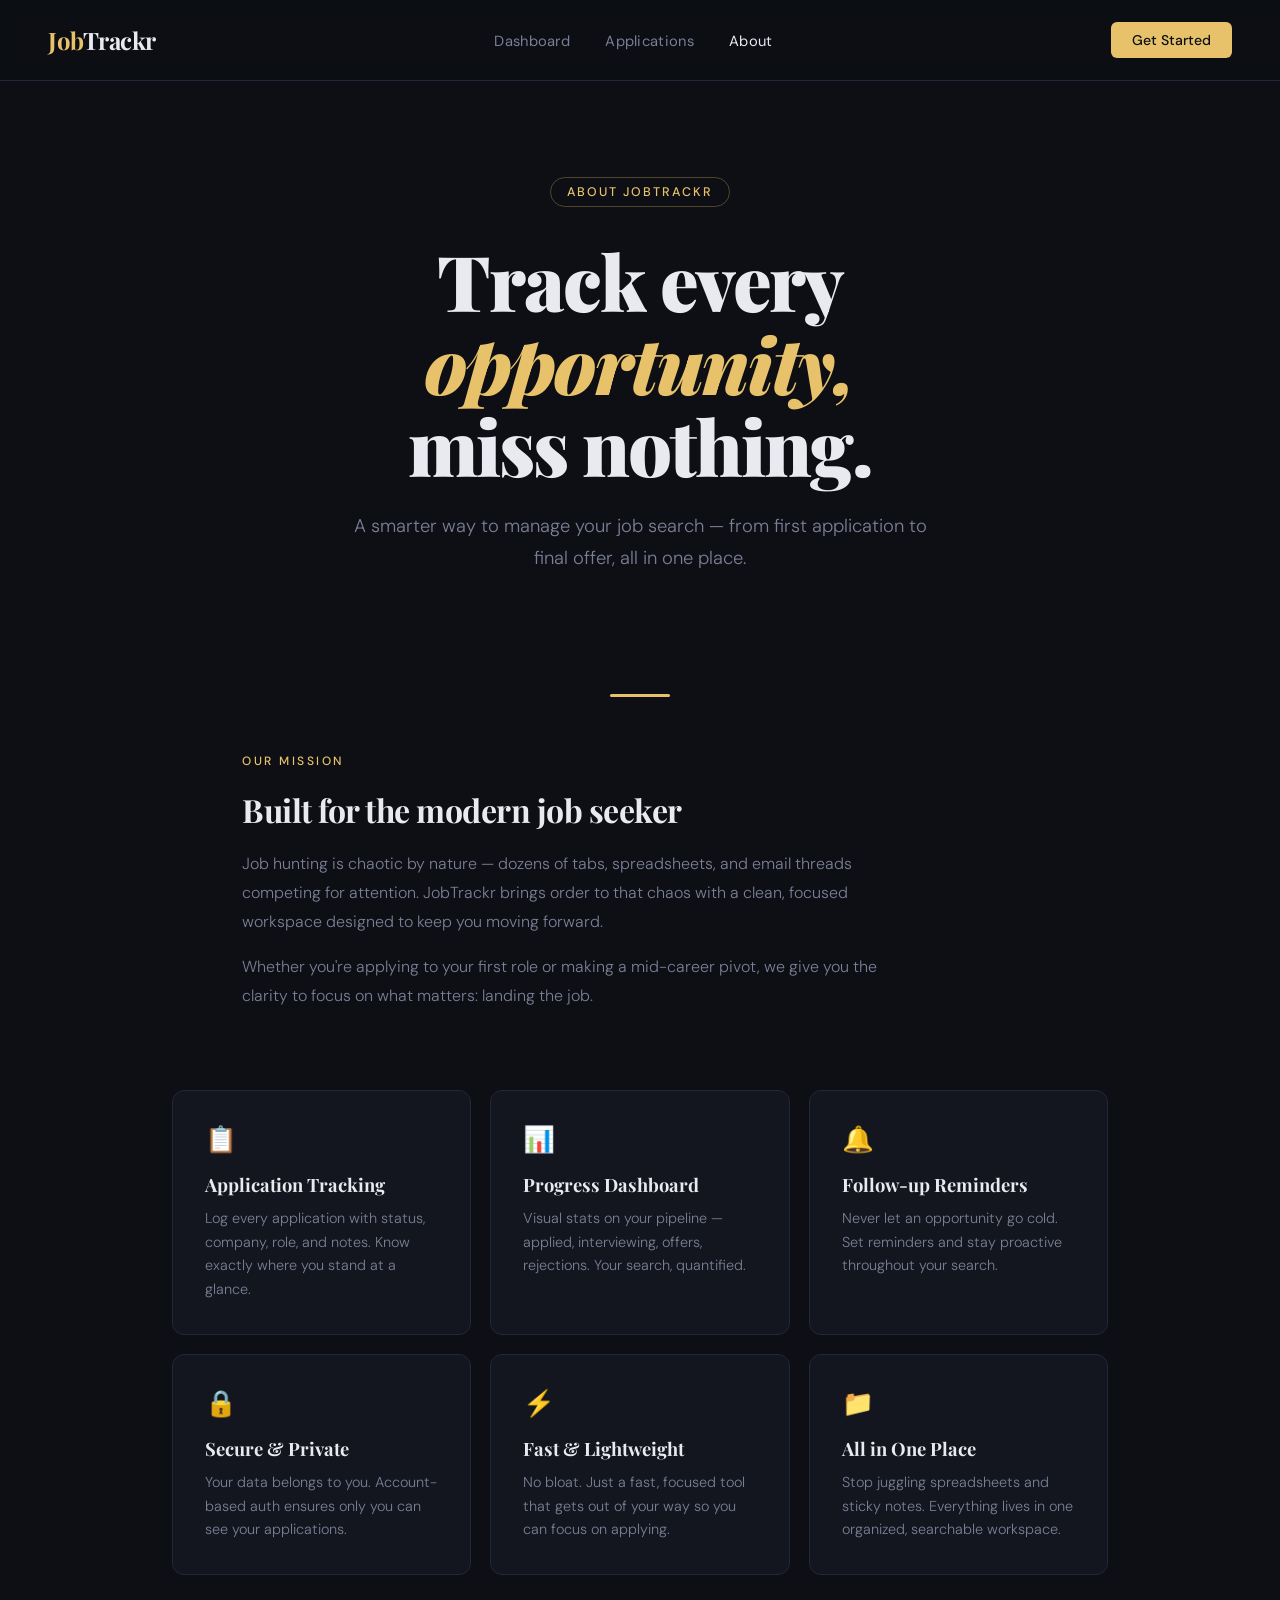
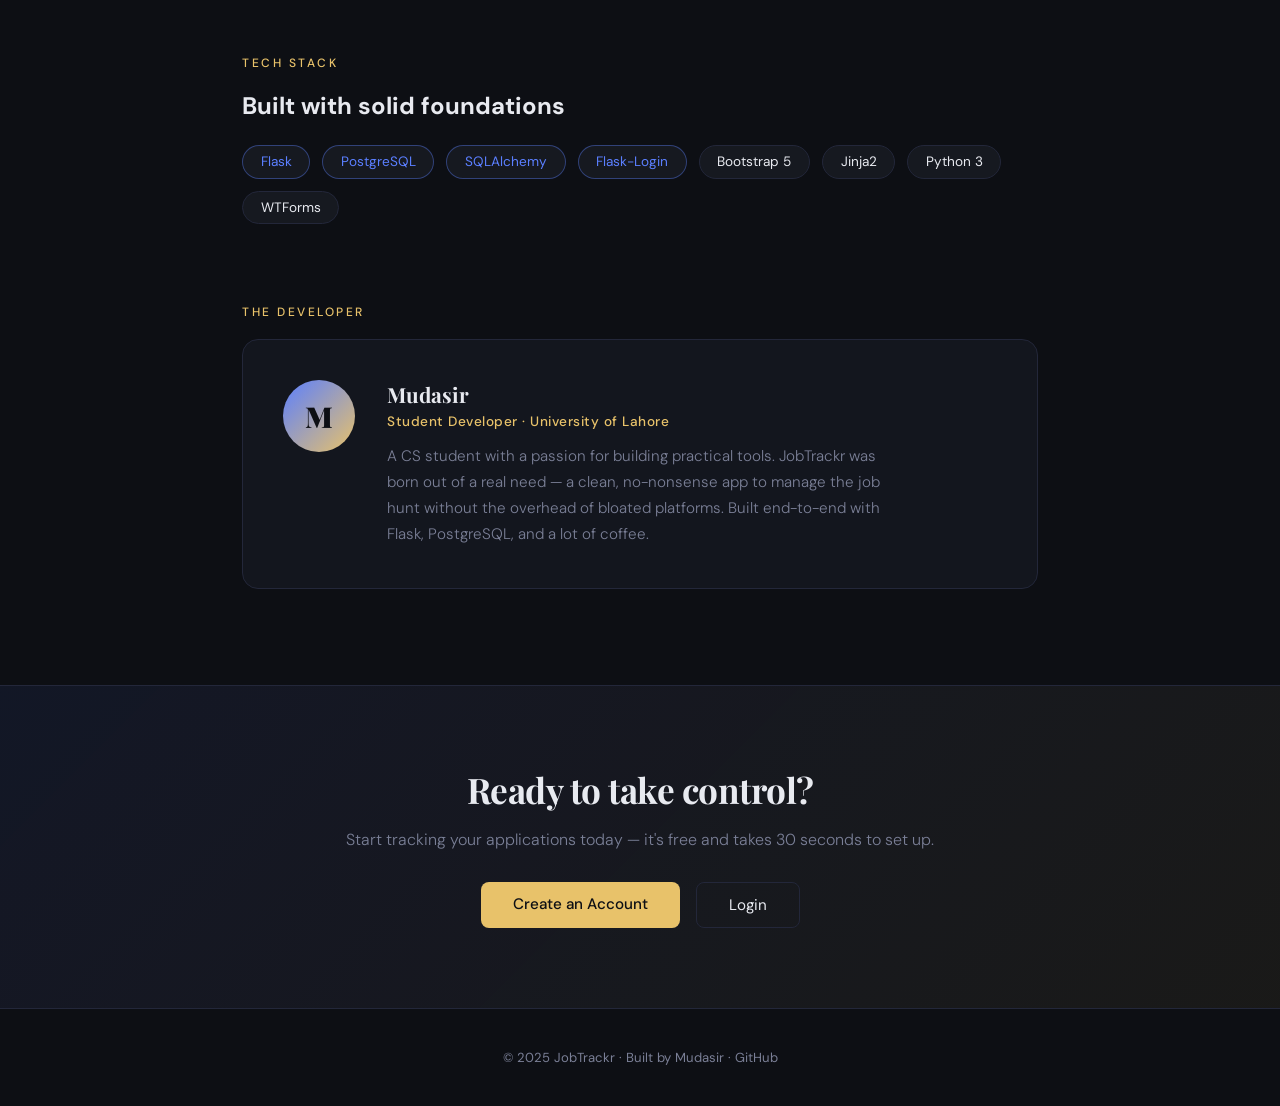
<file: templates/index.html>
<!DOCTYPE html>
<html lang="en">
<head>
    <meta charset="UTF-8"/>
    <meta name="viewport" content="width=device-width, initial-scale=1.0"/>
    <title>About — JobTrackr</title>
    <link href="https://fonts.googleapis.com/css2?family=Playfair+Display:wght@400;700;900&family=DM+Sans:wght@300;400;500&display=swap"
          rel="stylesheet"/>
    <link rel="stylesheet" href="../static/css/home.css">

</head>
<body>

<nav>
    <a href="#" class="logo">Job<span>Trackr</span></a>
    <ul>
        <li><a href="#">Dashboard</a></li>
        <li><a href="#">Applications</a></li>
        <li><a href="#" class="active">About</a></li>
    </ul>
    <a href="/register" class="nav-btn">Get Started</a>
</nav>

<!-- HERO -->
<section class="hero">
    <div class="hero-tag">About JobTrackr</div>
    <h1>Track every<br/><em>opportunity,</em><br/>miss nothing.</h1>
    <p class="hero-sub">
        A smarter way to manage your job search — from first application to final offer, all in one place.
    </p>
</section>

<div class="divider"></div>

<!-- MISSION -->
<section class="section">
    <div class="section-label">Our Mission</div>
    <h2>Built for the modern job seeker</h2>
    <p>
        Job hunting is chaotic by nature — dozens of tabs, spreadsheets, and email threads competing for attention.
        JobTrackr brings order to that chaos with a clean, focused workspace designed to keep you moving forward.
    </p>
    <p>
        Whether you're applying to your first role or making a mid-career pivot, we give you the clarity to
        focus on what matters: landing the job.
    </p>
</section>

<!-- FEATURES -->
<div class="features">
    <div class="feature-card">
        <span class="feat-icon">📋</span>
        <h3>Application Tracking</h3>
        <p>Log every application with status, company, role, and notes. Know exactly where you stand at a glance.</p>
    </div>
    <div class="feature-card">
        <span class="feat-icon">📊</span>
        <h3>Progress Dashboard</h3>
        <p>Visual stats on your pipeline — applied, interviewing, offers, rejections. Your search, quantified.</p>
    </div>
    <div class="feature-card">
        <span class="feat-icon">🔔</span>
        <h3>Follow-up Reminders</h3>
        <p>Never let an opportunity go cold. Set reminders and stay proactive throughout your search.</p>
    </div>
    <div class="feature-card">
        <span class="feat-icon">🔒</span>
        <h3>Secure & Private</h3>
        <p>Your data belongs to you. Account-based auth ensures only you can see your applications.</p>
    </div>
    <div class="feature-card">
        <span class="feat-icon">⚡</span>
        <h3>Fast & Lightweight</h3>
        <p>No bloat. Just a fast, focused tool that gets out of your way so you can focus on applying.</p>
    </div>
    <div class="feature-card">
        <span class="feat-icon">📁</span>
        <h3>All in One Place</h3>
        <p>Stop juggling spreadsheets and sticky notes. Everything lives in one organized, searchable workspace.</p>
    </div>
</div>

<!-- TECH STACK -->
<section class="stack-section">
    <div class="section-label">Tech Stack</div>
    <h2>Built with solid foundations</h2>
    <div class="stack-grid">
        <span class="stack-pill primary">Flask</span>
        <span class="stack-pill primary">PostgreSQL</span>
        <span class="stack-pill primary">SQLAlchemy</span>
        <span class="stack-pill primary">Flask-Login</span>
        <span class="stack-pill">Bootstrap 5</span>
        <span class="stack-pill">Jinja2</span>
        <span class="stack-pill">Python 3</span>
        <span class="stack-pill">WTForms</span>
    </div>
</section>

<!-- DEVELOPER -->
<section class="dev-section">
    <div class="section-label">The Developer</div>
    <div class="dev-card">
        <div class="dev-avatar">M</div>
        <div class="dev-info">
            <h3>Mudasir</h3>
            <div class="dev-role">Student Developer · University of Lahore</div>
            <p>
                A CS student with a passion for building practical tools. JobTrackr was born out of a real need —
                a clean, no-nonsense app to manage the job hunt without the overhead of bloated platforms.
                Built end-to-end with Flask, PostgreSQL, and a lot of coffee.
            </p>
        </div>
    </div>
</section>

<!-- CTA -->
<section class="cta-section">
    <h2>Ready to take control?</h2>
    <p>Start tracking your applications today — it's free and takes 30 seconds to set up.</p>
    <div class="btn-row">
        <a href="/register" class="btn-primary">Create an Account</a>
        <a href="/login" class="btn-ghost">Login</a>
    </div>
</section>

<footer>
    <p>© 2025 JobTrackr · Built by Mudasir · <a href="#">GitHub</a></p>
</footer>

</body>
</html>
</file>
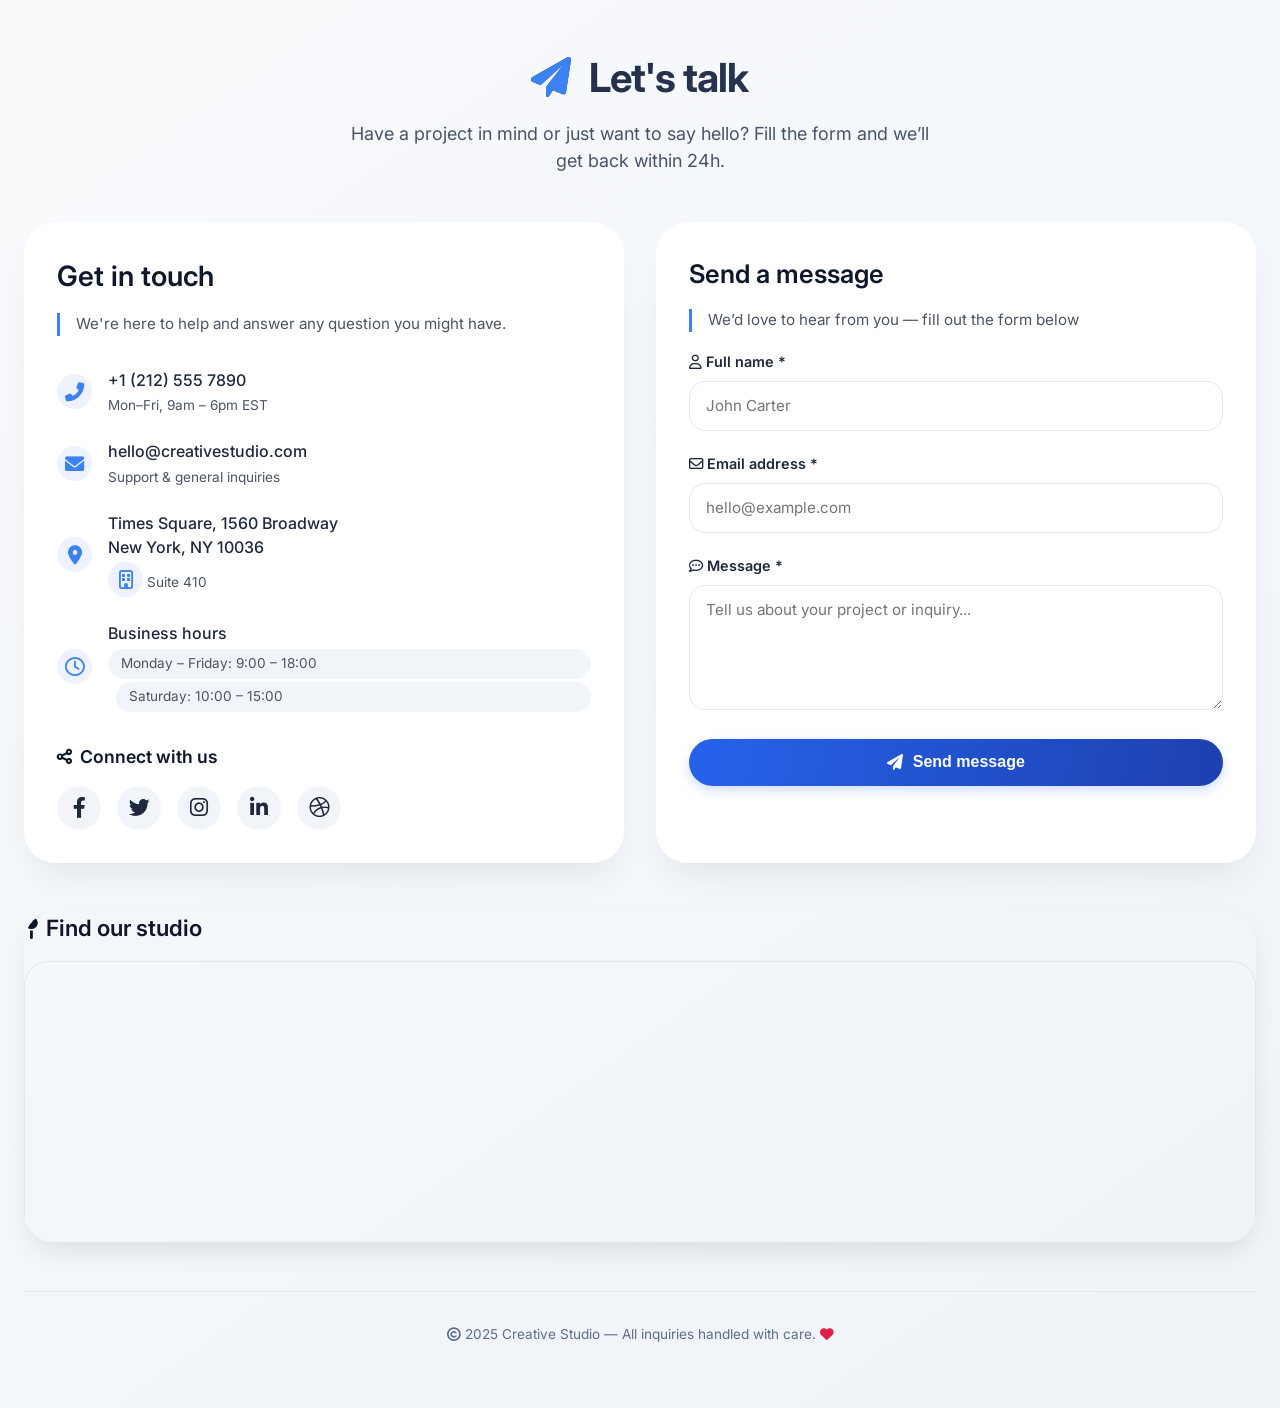
<file: templates/contact.html>
<!DOCTYPE html>
<html lang="en">
<head>
    <meta charset="UTF-8">
    <meta name="viewport" content="width=device-width, initial-scale=1.0, viewport-fit=cover">
    <title>Connect | Modern Contact Page</title>
    <!-- Google Fonts + Font Awesome CDN -->
    <link href="https://fonts.googleapis.com/css2?family=Inter:opsz,wght@14..32,300;14..32,400;14..32,500;14..32,600;14..32,700&display=swap" rel="stylesheet">
    <link rel="stylesheet" href="https://cdnjs.cloudflare.com/ajax/libs/font-awesome/6.0.0-beta3/css/all.min.css">
    <style>
        * {
            margin: 0;
            padding: 0;
            box-sizing: border-box;
        }

        body {
            font-family: 'Inter', sans-serif;
            background: linear-gradient(145deg, #f8fafc 0%, #eff3f8 100%);
            color: #0f172a;
            line-height: 1.5;
            scroll-behavior: smooth;
        }

        /* main container */
        .contact-container {
            max-width: 1280px;
            margin: 0 auto;
            padding: 3rem 1.5rem 4rem;
        }

        /* header section */
        .page-header {
            text-align: center;
            margin-bottom: 3rem;
        }
        .page-header h1 {
            font-size: 2.5rem;
            font-weight: 700;
            background: linear-gradient(135deg, #1e293b, #2d3a5e);
            background-clip: text;
            -webkit-background-clip: text;
            color: transparent;
            letter-spacing: -0.02em;
            margin-bottom: 0.75rem;
        }
        .page-header p {
            font-size: 1.125rem;
            color: #475569;
            max-width: 600px;
            margin: 0 auto;
        }

        /* 2-column grid layout */
        .contact-grid {
            display: grid;
            grid-template-columns: 1fr 1fr;
            gap: 2rem;
            margin-bottom: 3rem;
        }

        /* shared card style */
        .info-card, .form-card {
            background: rgba(255, 255, 255, 0.95);
            backdrop-filter: blur(0px);
            border-radius: 2rem;
            box-shadow: 0 20px 35px -12px rgba(0, 0, 0, 0.08), 0 1px 2px rgba(0, 0, 0, 0.02);
            padding: 2rem;
            transition: transform 0.2s ease, box-shadow 0.2s;
            border: 1px solid rgba(255, 255, 255, 0.6);
        }
        .info-card:hover, .form-card:hover {
            box-shadow: 0 25px 40px -14px rgba(0, 0, 0, 0.12);
        }

        /* left side - contact details */
        .info-title {
            font-size: 1.75rem;
            font-weight: 600;
            margin-bottom: 1rem;
            color: #0f172a;
        }
        .info-sub {
            color: #4b5563;
            margin-bottom: 2rem;
            font-size: 0.95rem;
            border-left: 3px solid #3b82f6;
            padding-left: 1rem;
        }
        .contact-details-list {
            list-style: none;
            margin-bottom: 2rem;
        }
        .contact-details-list li {
            display: flex;
            align-items: center;
            gap: 1rem;
            margin-bottom: 1.5rem;
            font-size: 1rem;
            flex-wrap: wrap;
        }
        .contact-details-list li i {
            width: 2.2rem;
            height: 2.2rem;
            background: #eef2ff;
            display: inline-flex;
            align-items: center;
            justify-content: center;
            border-radius: 60%;
            color: #3b82f6;
            font-size: 1.2rem;
            transition: all 0.2s;
        }
        .detail-text {
            flex: 1;
            color: #1e293b;
            font-weight: 500;
        }
        .detail-text span {
            font-weight: 400;
            color: #4b5563;
            display: block;
            font-size: 0.85rem;
            margin-top: 0.2rem;
        }
        .hours-badge {
            background: #f1f5f9;
            padding: 0.3rem 0.8rem;
            border-radius: 40px;
            font-size: 0.8rem;
            font-weight: 500;
            color: #2c3e66;
        }

        /* social icons */
        .social-section h4 {
            font-size: 1.1rem;
            margin-bottom: 1rem;
            font-weight: 600;
            display: flex;
            align-items: center;
            gap: 0.5rem;
        }
        .social-icons {
            display: flex;
            gap: 1rem;
            flex-wrap: wrap;
        }
        .social-icons a {
            background: #f1f5f9;
            width: 44px;
            height: 44px;
            display: inline-flex;
            align-items: center;
            justify-content: center;
            border-radius: 50%;
            color: #1e293b;
            font-size: 1.3rem;
            transition: 0.25s ease;
            text-decoration: none;
        }
        .social-icons a:hover {
            background: #3b82f6;
            color: white;
            transform: translateY(-4px);
        }

        /* form styling */
        .form-group {
            margin-bottom: 1.4rem;
        }
        .form-group label {
            font-weight: 600;
            display: block;
            margin-bottom: 0.5rem;
            font-size: 0.9rem;
            color: #1e293b;
        }
        .form-group input,
        .form-group textarea {
            width: 100%;
            padding: 0.9rem 1rem;
            border: 1.5px solid #e2e8f0;
            border-radius: 1rem;
            font-family: 'Inter', sans-serif;
            font-size: 0.95rem;
            transition: 0.2s;
            background-color: #ffffff;
            outline: none;
        }
        .form-group input:focus,
        .form-group textarea:focus {
            border-color: #3b82f6;
            box-shadow: 0 0 0 3px rgba(59,130,246,0.2);
        }
        .error-message {
            color: #e11d48;
            font-size: 0.75rem;
            margin-top: 0.4rem;
            display: block;
            font-weight: 500;
        }
        .input-error {
            border-color: #e11d48 !important;
            background-color: #fff5f7;
        }
        .btn-submit {
            background: linear-gradient(100deg, #2563eb, #1e40af);
            color: white;
            border: none;
            padding: 0.9rem 1.5rem;
            font-size: 1rem;
            font-weight: 600;
            border-radius: 2rem;
            cursor: pointer;
            width: 100%;
            transition: all 0.25s;
            box-shadow: 0 5px 12px rgba(37,99,235,0.2);
            display: flex;
            align-items: center;
            justify-content: center;
            gap: 0.6rem;
        }
        .btn-submit:hover {
            background: linear-gradient(100deg, #1d4ed8, #172554);
            transform: scale(0.98);
            box-shadow: 0 8px 18px rgba(0,0,0,0.1);
        }
        .form-status {
            margin-top: 1.2rem;
            padding: 0.8rem;
            border-radius: 1rem;
            text-align: center;
            font-weight: 500;
            font-size: 0.85rem;
            transition: 0.2s;
        }
        .success-status {
            background: #dcfce7;
            color: #15803d;
            border-left: 4px solid #22c55e;
        }
        .error-status {
            background: #ffe4e6;
            color: #be123c;
            border-left: 4px solid #e11d48;
        }

        /* map section */
        .map-section {
            margin-top: 1rem;
            border-radius: 2rem;
            overflow: hidden;
            box-shadow: 0 12px 28px -8px rgba(0, 0, 0, 0.12);
            transition: all 0.2s;
        }
        .map-section h3 {
            font-size: 1.4rem;
            font-weight: 600;
            margin-bottom: 1rem;
            display: flex;
            align-items: center;
            gap: 0.5rem;
        }
        .map-wrapper {
            border-radius: 1.5rem;
            overflow: hidden;
            border: 1px solid rgba(203, 213, 225, 0.5);
        }
        .map-wrapper iframe {
            width: 100%;
            height: 280px;
            border: 0;
            display: block;
        }

        /* footer */
        .footer-note {
            text-align: center;
            margin-top: 3rem;
            padding-top: 2rem;
            border-top: 1px solid #e2e8f0;
            font-size: 0.85rem;
            color: #5b6e8c;
        }

        /* responsive design */
        @media screen and (max-width: 900px) {
            .contact-grid {
                gap: 1.5rem;
            }
            .info-card, .form-card {
                padding: 1.5rem;
            }
            .page-header h1 {
                font-size: 2rem;
            }
        }
        @media screen and (max-width: 768px) {
            .contact-grid {
                grid-template-columns: 1fr;
            }
            .contact-container {
                padding: 2rem 1.2rem;
            }
            .info-title {
                font-size: 1.5rem;
            }
            .btn-submit {
                padding: 0.8rem;
            }
        }
        @media screen and (max-width: 480px) {
            .contact-details-list li {
                flex-direction: column;
                align-items: flex-start;
                gap: 0.4rem;
            }
            .detail-text span {
                margin-top: 0;
            }
            .social-icons a {
                width: 40px;
                height: 40px;
            }
        }
    </style>
</head>
<body>
<div class="contact-container">
    <!-- header -->
    <div class="page-header">
        <h1><i class="fas fa-paper-plane" style="margin-right: 10px; color:#3b82f6;"></i> Let's talk</h1>
        <p>Have a project in mind or just want to say hello? Fill the form and we’ll get back within 24h.</p>
    </div>

    <!-- main grid: contact info + form -->
    <div class="contact-grid">
        <!-- LEFT: contact details & social -->
        <div class="info-card">
            <div class="info-title">Get in touch</div>
            <div class="info-sub">We're here to help and answer any question you might have.</div>
            <ul class="contact-details-list">
                <li>
                    <i class="fas fa-phone-alt"></i>
                    <div class="detail-text">
                        +1 (212) 555 7890
                        <span>Mon–Fri, 9am – 6pm EST</span>
                    </div>
                </li>
                <li>
                    <i class="fas fa-envelope"></i>
                    <div class="detail-text">
                        hello@creativestudio.com
                        <span>Support & general inquiries</span>
                    </div>
                </li>
                <li>
                    <i class="fas fa-map-marker-alt"></i>
                    <div class="detail-text">
                        Times Square, 1560 Broadway<br>New York, NY 10036
                        <span><i class="far fa-building"></i> Suite 410</span>
                    </div>
                </li>
                <li>
                    <i class="far fa-clock"></i>
                    <div class="detail-text">
                        Business hours
                        <span class="hours-badge">Monday – Friday: 9:00 – 18:00</span>
                        <span class="hours-badge" style="margin-left: 8px;">Saturday: 10:00 – 15:00</span>
                    </div>
                </li>
            </ul>
            <div class="social-section">
                <h4><i class="fas fa-share-alt"></i> Connect with us</h4>
                <div class="social-icons">
                    <a href="#" aria-label="Facebook" target="_blank"><i class="fab fa-facebook-f"></i></a>
                    <a href="#" aria-label="Twitter" target="_blank"><i class="fab fa-twitter"></i></a>
                    <a href="#" aria-label="Instagram" target="_blank"><i class="fab fa-instagram"></i></a>
                    <a href="#" aria-label="LinkedIn" target="_blank"><i class="fab fa-linkedin-in"></i></a>
                    <a href="#" aria-label="Dribbble" target="_blank"><i class="fab fa-dribbble"></i></a>
                </div>
            </div>
        </div>

        <!-- RIGHT: contact form with validation -->
        <div class="form-card">
            <div class="info-title" style="font-size: 1.6rem;">Send a message</div>
            <div class="info-sub" style="margin-bottom: 1.2rem;">We’d love to hear from you — fill out the form below</div>
            <form id="contactForm" action="#" method="POST">
                <div class="form-group" id="nameGroup">
                    <label for="fullname"><i class="far fa-user"></i> Full name *</label>
                    <input type="text" id="fullname" name="fullname" placeholder="John Carter" autocomplete="name">
                    <div class="error-message" id="nameError"></div>
                </div>
                <div class="form-group" id="emailGroup">
                    <label for="emailaddress"><i class="far fa-envelope"></i> Email address *</label>
                    <input type="email" id="emailaddress" name="emailaddress" placeholder="hello@example.com" autocomplete="email">
                    <div class="error-message" id="emailError"></div>
                </div>
                <div class="form-group" id="messageGroup">
                    <label for="msgcontent"><i class="far fa-comment-dots"></i> Message *</label>
                    <textarea id="msgcontent" name="message" rows="5" placeholder="Tell us about your project or inquiry..."></textarea>
                    <div class="error-message" id="messageError"></div>
                </div>
                <button type="submit" class="btn-submit"><i class="fas fa-paper-plane"></i> Send message</button>
                <div id="formStatusMessage" class="form-status" style="display: none;"></div>
            </form>
        </div>
    </div>

    <!-- embedded map for location context -->
    <div class="map-section">
        <h3><i class="fas fa-map-pin"></i> Find our studio</h3>
        <div class="map-wrapper">
            <!-- Google Maps Embed – Times Square area (demo, matches address) -->
            <iframe
                title="Office location map"
                loading="lazy"
                src="https://www.google.com/maps/embed?pb=!1m18!1m12!1m3!1d3022.859149631886!2d-73.98736868459356!3d40.757977979326784!2m3!1f0!2f0!3f0!3m2!1i1024!2i768!4f13.1!3m3!1m2!1s0x89c25855b8fb3083%3A0xa0f9aef176042a5c!2sTimes%20Square!5e0!3m2!1sen!2sus!4v1683245678910!5m2!1sen!2sus"
                allowfullscreen=""
                referrerpolicy="no-referrer-when-downgrade">
            </iframe>
        </div>
    </div>

    <div class="footer-note">
        <i class="far fa-copyright"></i> 2025 Creative Studio — All inquiries handled with care. <i class="fas fa-heart" style="color: #e11d48;"></i>
    </div>
</div>

<script>
    (function() {
        // DOM elements
        const form = document.getElementById('contactForm');
        const fullnameInput = document.getElementById('fullname');
        const emailInput = document.getElementById('emailaddress');
        const messageInput = document.getElementById('msgcontent');

        const nameErrorDiv = document.getElementById('nameError');
        const emailErrorDiv = document.getElementById('emailError');
        const messageErrorDiv = document.getElementById('messageError');
        const statusDiv = document.getElementById('formStatusMessage');

        // helper to clear all previous errors and status
        function resetErrorsAndStatus() {
            // remove input error borders
            document.querySelectorAll('.form-group input, .form-group textarea').forEach(field => {
                field.classList.remove('input-error');
            });
            nameErrorDiv.innerText = '';
            emailErrorDiv.innerText = '';
            messageErrorDiv.innerText = '';
            if (statusDiv) {
                statusDiv.style.display = 'none';
                statusDiv.innerText = '';
                statusDiv.className = 'form-status';
            }
        }

        // display individual field error and add red border
        function setFieldError(fieldId, errorMessage, errorDiv) {
            const field = document.getElementById(fieldId);
            if (field) field.classList.add('input-error');
            if (errorDiv) errorDiv.innerText = errorMessage;
        }

        // validate each field
        function validateForm() {
            let isValid = true;
            // reset previous style and messages
            resetErrorsAndStatus();

            // 1. Name validation
            const nameValue = fullnameInput.value.trim();
            if (nameValue === '') {
                setFieldError('fullname', 'Full name is required.', nameErrorDiv);
                isValid = false;
            } else if (nameValue.length < 2) {
                setFieldError('fullname', 'Name must be at least 2 characters.', nameErrorDiv);
                isValid = false;
            } else if (!/^[a-zA-ZÀ-ÿ\s'-]+$/.test(nameValue)) {
                setFieldError('fullname', 'Please use a valid name (letters, spaces, hyphens).', nameErrorDiv);
                isValid = false;
            }

            // 2. Email validation (strict but user-friendly)
            const emailValue = emailInput.value.trim();
            const emailPattern = /^[^\s@]+@([^\s@.,]+\.)+[^\s@.,]{2,}$/;
            if (emailValue === '') {
                setFieldError('emailaddress', 'Email address is required.', emailErrorDiv);
                isValid = false;
            } else if (!emailPattern.test(emailValue)) {
                setFieldError('emailaddress', 'Please enter a valid email (e.g., name@domain.com).', emailErrorDiv);
                isValid = false;
            }

            // 3. Message validation
            const messageValue = messageInput.value.trim();
            if (messageValue === '') {
                setFieldError('msgcontent', 'Message cannot be empty.', messageErrorDiv);
                isValid = false;
            } else if (messageValue.length < 8) {
                setFieldError('msgcontent', 'Message must be at least 8 characters.', messageErrorDiv);
                isValid = false;
            }

            return isValid;
        }

        // Display success message & reset form fields on valid submission
        function showSuccessAndReset() {
            // clear all fields
            fullnameInput.value = '';
            emailInput.value = '';
            messageInput.value = '';
            // remove any leftover error classes
            document.querySelectorAll('.form-group input, .form-group textarea').forEach(f => f.classList.remove('input-error'));
            // show success status message
            if (statusDiv) {
                statusDiv.innerText = '✓ Message sent successfully! Our team will get back to you shortly.';
                statusDiv.className = 'form-status success-status';
                statusDiv.style.display = 'block';
            }
            // optional: scroll success into view smoothly
            statusDiv.scrollIntoView({ behavior: 'smooth', block: 'nearest' });
            // after 5 seconds fade out? but we keep visible, but also allow next submit to reset.
            setTimeout(() => {
                if (statusDiv && statusDiv.style.display === 'block') {
                    // keep visible but could fade? we just keep for feedback, not intrusive
                }
            }, 100);
        }

        // display general form error (if needed)
        function showFormError(message) {
            if (statusDiv) {
                statusDiv.innerText = message || 'Please fix the errors above before sending.';
                statusDiv.className = 'form-status error-status';
                statusDiv.style.display = 'block';
            }
        }

        // Real-time field error clearing: when user starts typing, remove error styling for that specific field
        function attachRealtimeCleanup() {
            const fields = [
                { input: fullnameInput, errorDiv: nameErrorDiv, fieldId: 'fullname' },
                { input: emailInput, errorDiv: emailErrorDiv, fieldId: 'emailaddress' },
                { input: messageInput, errorDiv: messageErrorDiv, fieldId: 'msgcontent' }
            ];
            fields.forEach(({ input, errorDiv, fieldId }) => {
                input.addEventListener('input', function() {
                    // remove error border and text for this specific field
                    this.classList.remove('input-error');
                    if (errorDiv) errorDiv.innerText = '';
                    // also if global status is error and we start typing, maybe clear global status?
                    if (statusDiv && statusDiv.classList.contains('error-status')) {
                        statusDiv.style.display = 'none';
                        statusDiv.innerText = '';
                    }
                });
                // blur validation optional but nice: provide instant feedback? we keep simple but avoids aggressive.
                input.addEventListener('blur', function() {
                    // optional: lightweight validation on blur for immediate UX but not duplicate full validation.
                    // but we don't want to annoy: only if field empty and previously had error? but we trust form submit.
                    // for better UX, if the field is empty after blur we can show? but not mandatory.
                    // we'll do minimal: if field has error class but now it's valid? keep simpler: just rely on final submit.
                    // to avoid messing up full validation, we only remove error class if user interacts.
                });
            });
        }

        // main submit handler
        function handleSubmit(event) {
            event.preventDefault();

            // reset previous status display before validation (keep style clean)
            if (statusDiv) {
                statusDiv.style.display = 'none';
                statusDiv.className = 'form-status';
            }

            const isValid = validateForm();
            if (isValid) {
                // Simulate successful sending (no actual backend)
                showSuccessAndReset();
                // optional: you can also add console log or any analytics
                console.log('Form submitted (demo) — all fields valid.');
            } else {
                // show a compact global error tip
                showFormError('❌ Oops! Please check the highlighted fields and try again.');
                // scroll to first error element
                const firstErrorField = document.querySelector('.input-error');
                if (firstErrorField) {
                    firstErrorField.scrollIntoView({ behavior: 'smooth', block: 'center' });
                }
            }
        }

        // attach event listener
        if (form) {
            form.addEventListener('submit', handleSubmit);
            attachRealtimeCleanup();
        }

        // optional: set initial status hidden
        if (statusDiv) statusDiv.style.display = 'none';
    })();
</script>
</body>
</html>
</file>
<file: static/css/home.css>
*, *::before, *::after {
    box-sizing: border-box;
    margin: 0;
    padding: 0;
}

:root {
    --bg: #0d0f14;
    --surface: #161920;
    --border: #23273a;
    --accent: #e8c26a;
    --accent2: #5b7fff;
    --text: #e8eaf0;
    --muted: #7a7f96;
    --card-bg: #13161e;
}

body {
    background: var(--bg);
    color: var(--text);
    font-family: 'DM Sans', sans-serif;
    min-height: 100vh;
    overflow-x: hidden;
}

/* NAV */
nav {
    display: flex;
    align-items: center;
    justify-content: space-between;
    padding: 1.4rem 3rem;
    border-bottom: 1px solid var(--border);
    position: sticky;
    top: 0;
    background: rgba(13, 15, 20, 0.92);
    backdrop-filter: blur(12px);
    z-index: 100;
}

.logo {
    font-family: 'Playfair Display', serif;
    font-size: 1.5rem;
    font-weight: 700;
    color: var(--accent);
    letter-spacing: -0.5px;
    text-decoration: none;
}

.logo span {
    color: var(--text);
}

nav ul {
    list-style: none;
    display: flex;
    gap: 2.2rem;
}

nav ul a {
    color: var(--muted);
    text-decoration: none;
    font-size: 0.92rem;
    font-weight: 400;
    transition: color 0.2s;
    letter-spacing: 0.3px;
}

nav ul a:hover, nav ul a.active {
    color: var(--text);
}

.nav-btn {
    background: var(--accent);
    color: #0d0f14;
    border: none;
    padding: 0.55rem 1.3rem;
    border-radius: 6px;
    font-size: 0.88rem;
    font-weight: 500;
    cursor: pointer;
    font-family: 'DM Sans', sans-serif;
    transition: opacity 0.2s;
    text-decoration: none;
}

.nav-btn:hover {
    opacity: 0.85;
}

/* HERO */
.hero {
    max-width: 860px;
    margin: 0 auto;
    padding: 6rem 2rem 4rem;
    text-align: center;
    animation: fadeUp 0.7s ease both;
}

.hero-tag {
    display: inline-block;
    font-size: 0.78rem;
    font-weight: 500;
    letter-spacing: 2px;
    text-transform: uppercase;
    color: var(--accent);
    border: 1px solid rgba(232, 194, 106, 0.3);
    padding: 0.35rem 1rem;
    border-radius: 100px;
    margin-bottom: 2rem;
}

h1 {
    font-family: 'Playfair Display', serif;
    font-size: clamp(2.8rem, 6vw, 5rem);
    font-weight: 900;
    line-height: 1.08;
    letter-spacing: -2px;
    color: var(--text);
    margin-bottom: 1.5rem;
}

h1 em {
    font-style: italic;
    color: var(--accent);
}

.hero-sub {
    font-size: 1.15rem;
    color: var(--muted);
    line-height: 1.7;
    font-weight: 300;
    max-width: 600px;
    margin: 0 auto;
}

/* DIVIDER */
.divider {
    width: 60px;
    height: 3px;
    background: var(--accent);
    margin: 3.5rem auto;
    border-radius: 2px;
}

/* MISSION */
.section {
    max-width: 860px;
    margin: 0 auto;
    padding: 0 2rem 5rem;
    animation: fadeUp 0.8s ease 0.1s both;
}

.section-label {
    font-size: 0.75rem;
    letter-spacing: 2.5px;
    text-transform: uppercase;
    color: var(--accent);
    font-weight: 500;
    margin-bottom: 1.2rem;
}

.section h2 {
    font-family: 'Playfair Display', serif;
    font-size: 2rem;
    font-weight: 700;
    margin-bottom: 1.2rem;
    letter-spacing: -0.5px;
}

.section p {
    color: var(--muted);
    line-height: 1.8;
    font-size: 1rem;
    font-weight: 300;
    max-width: 680px;
}

.section p + p {
    margin-top: 1rem;
}

/* FEATURES GRID */
.features {
    max-width: 1000px;
    margin: 0 auto 5rem;
    padding: 0 2rem;
    display: grid;
    grid-template-columns: repeat(auto-fit, minmax(260px, 1fr));
    gap: 1.2rem;
    animation: fadeUp 0.9s ease 0.2s both;
}

.feature-card {
    background: var(--card-bg);
    border: 1px solid var(--border);
    border-radius: 12px;
    padding: 2rem;
    transition: border-color 0.25s, transform 0.25s;
    position: relative;
    overflow: hidden;
}

.feature-card::before {
    content: '';
    position: absolute;
    inset: 0;
    background: linear-gradient(135deg, rgba(232, 194, 106, 0.04) 0%, transparent 60%);
    opacity: 0;
    transition: opacity 0.3s;
}

.feature-card:hover {
    border-color: rgba(232, 194, 106, 0.35);
    transform: translateY(-3px);
}

.feature-card:hover::before {
    opacity: 1;
}

.feat-icon {
    font-size: 1.6rem;
    margin-bottom: 1rem;
    display: block;
}

.feature-card h3 {
    font-family: 'Playfair Display', serif;
    font-size: 1.15rem;
    font-weight: 700;
    margin-bottom: 0.6rem;
    color: var(--text);
}

.feature-card p {
    font-size: 0.9rem;
    color: var(--muted);
    line-height: 1.65;
    font-weight: 300;
}

/* TECH STACK */
.stack-section {
    max-width: 860px;
    margin: 0 auto 5rem;
    padding: 0 2rem;
    animation: fadeUp 0.9s ease 0.25s both;
}

.stack-grid {
    display: flex;
    flex-wrap: wrap;
    gap: 0.75rem;
    margin-top: 1.5rem;
}

.stack-pill {
    background: var(--surface);
    border: 1px solid var(--border);
    padding: 0.45rem 1.1rem;
    border-radius: 100px;
    font-size: 0.85rem;
    color: var(--text);
    font-weight: 400;
    transition: border-color 0.2s, color 0.2s;
}

.stack-pill:hover {
    border-color: var(--accent2);
    color: var(--accent2);
}

.stack-pill.primary {
    border-color: rgba(91, 127, 255, 0.4);
    color: var(--accent2);
}

/* DEVELOPER */
.dev-section {
    max-width: 860px;
    margin: 0 auto 6rem;
    padding: 0 2rem;
    animation: fadeUp 0.9s ease 0.3s both;
}

.dev-card {
    background: var(--card-bg);
    border: 1px solid var(--border);
    border-radius: 16px;
    padding: 2.5rem;
    display: flex;
    gap: 2rem;
    align-items: flex-start;
}

.dev-avatar {
    width: 72px;
    height: 72px;
    border-radius: 50%;
    background: linear-gradient(135deg, var(--accent2), var(--accent));
    flex-shrink: 0;
    display: flex;
    align-items: center;
    justify-content: center;
    font-family: 'Playfair Display', serif;
    font-size: 1.8rem;
    font-weight: 900;
    color: #0d0f14;
}

.dev-info h3 {
    font-family: 'Playfair Display', serif;
    font-size: 1.3rem;
    font-weight: 700;
    margin-bottom: 0.3rem;
}

.dev-role {
    font-size: 0.85rem;
    color: var(--accent);
    font-weight: 500;
    margin-bottom: 0.9rem;
    letter-spacing: 0.5px;
}

.dev-info p {
    font-size: 0.95rem;
    color: var(--muted);
    line-height: 1.7;
    font-weight: 300;
    max-width: 520px;
}

/* CTA */
.cta-section {
    background: linear-gradient(135deg, rgba(91, 127, 255, 0.08), rgba(232, 194, 106, 0.06));
    border-top: 1px solid var(--border);
    border-bottom: 1px solid var(--border);
    text-align: center;
    padding: 5rem 2rem;
    animation: fadeUp 0.9s ease 0.35s both;
}

.cta-section h2 {
    font-family: 'Playfair Display', serif;
    font-size: 2.2rem;
    font-weight: 700;
    margin-bottom: 1rem;
    letter-spacing: -0.5px;
}

.cta-section p {
    color: var(--muted);
    margin-bottom: 2rem;
    font-size: 1rem;
    font-weight: 300;
}

.btn-row {
    display: flex;
    gap: 1rem;
    justify-content: center;
    flex-wrap: wrap;
}

.btn-primary {
    background: var(--accent);
    color: #0d0f14;
    padding: 0.75rem 2rem;
    border-radius: 8px;
    font-size: 0.95rem;
    font-weight: 500;
    text-decoration: none;
    transition: opacity 0.2s, transform 0.2s;
    font-family: 'DM Sans', sans-serif;
}

.btn-primary:hover {
    opacity: 0.88;
    transform: translateY(-1px);
}

.btn-ghost {
    background: transparent;
    color: var(--text);
    padding: 0.75rem 2rem;
    border-radius: 8px;
    font-size: 0.95rem;
    font-weight: 400;
    text-decoration: none;
    border: 1px solid var(--border);
    transition: border-color 0.2s;
    font-family: 'DM Sans', sans-serif;
}

.btn-ghost:hover {
    border-color: var(--muted);
}

/* FOOTER */
footer {
    text-align: center;
    padding: 2.5rem 2rem;
    font-size: 0.82rem;
    color: var(--muted);
}

footer a {
    color: var(--muted);
    text-decoration: none;
}

footer a:hover {
    color: var(--text);
}

@keyframes fadeUp {
    from {
        opacity: 0;
        transform: translateY(22px);
    }
    to {
        opacity: 1;
        transform: translateY(0);
    }
}

@media (max-width: 600px) {
    nav {
        padding: 1rem 1.4rem;
    }

    nav ul {
        display: none;
    }

    .dev-card {
        flex-direction: column;
    }

    .dev-card .dev-avatar {
        width: 56px;
        height: 56px;
        font-size: 1.4rem;
    }
}
</file>
